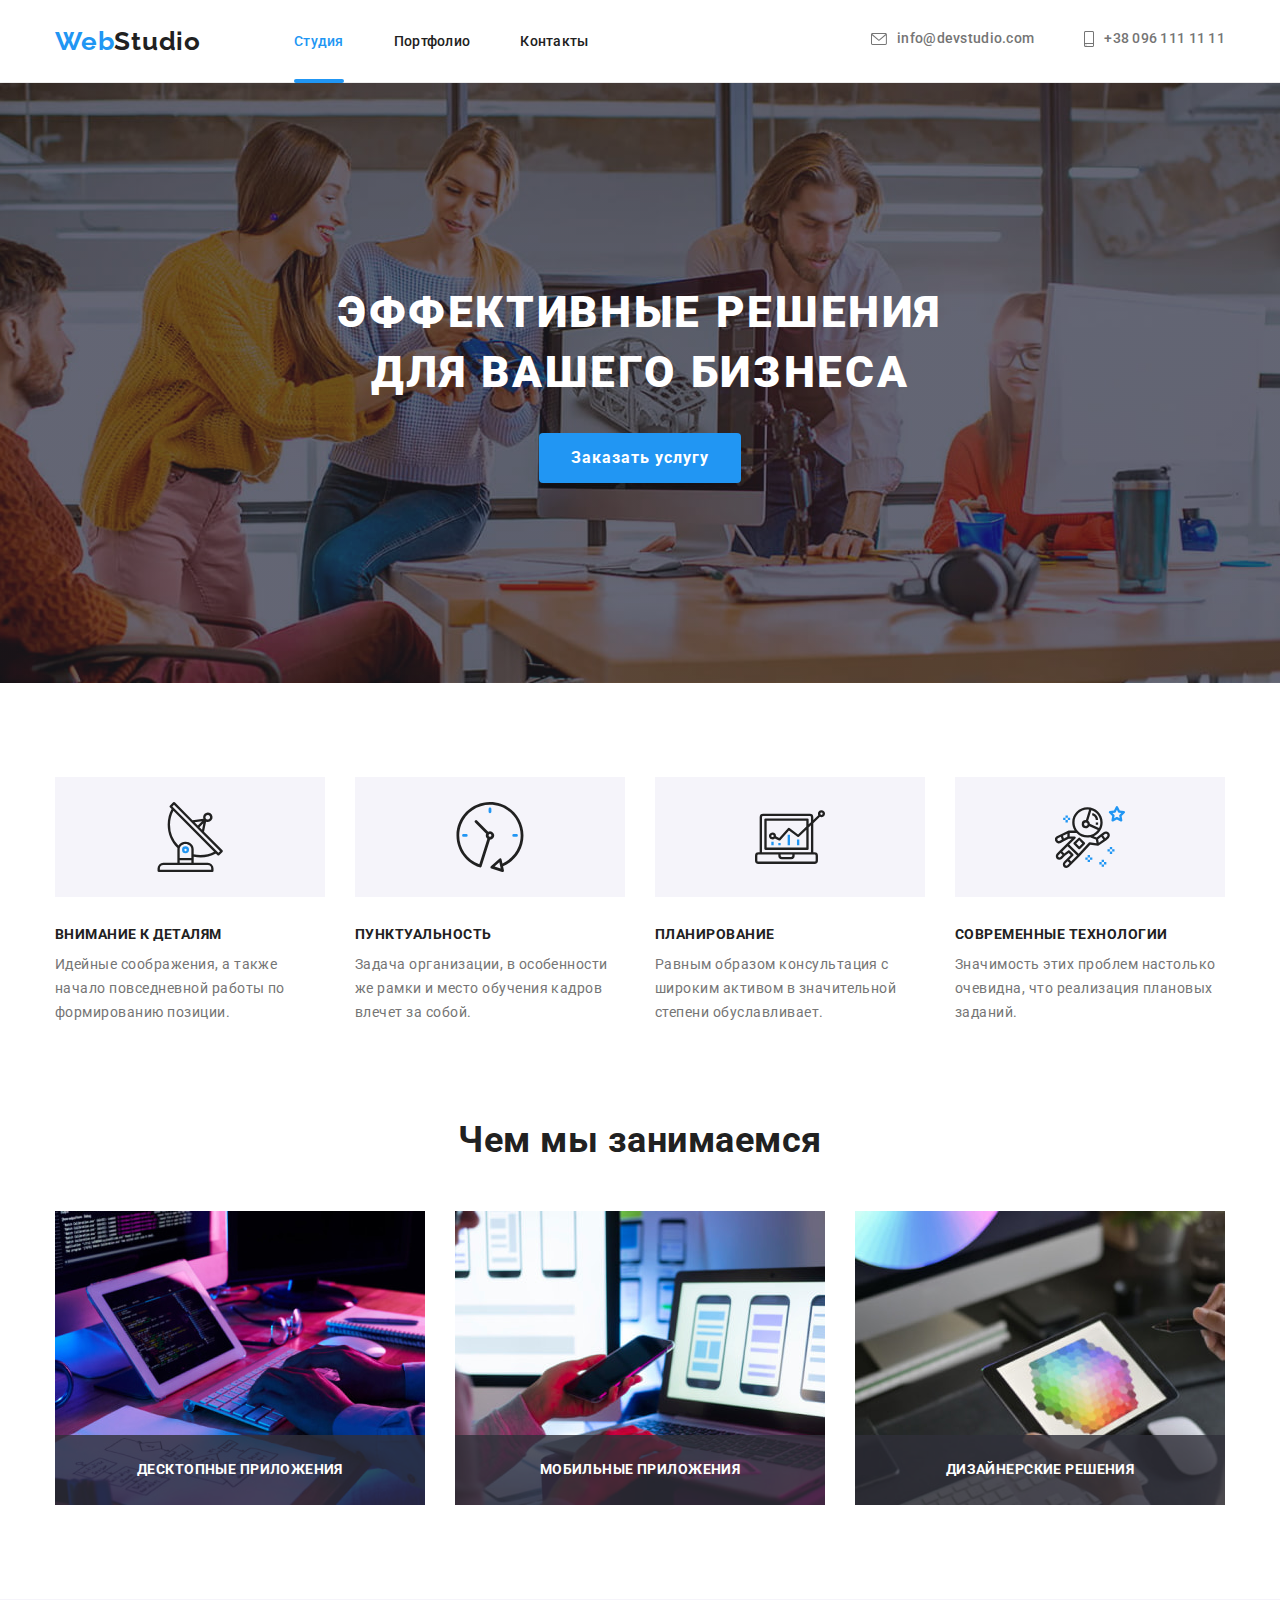
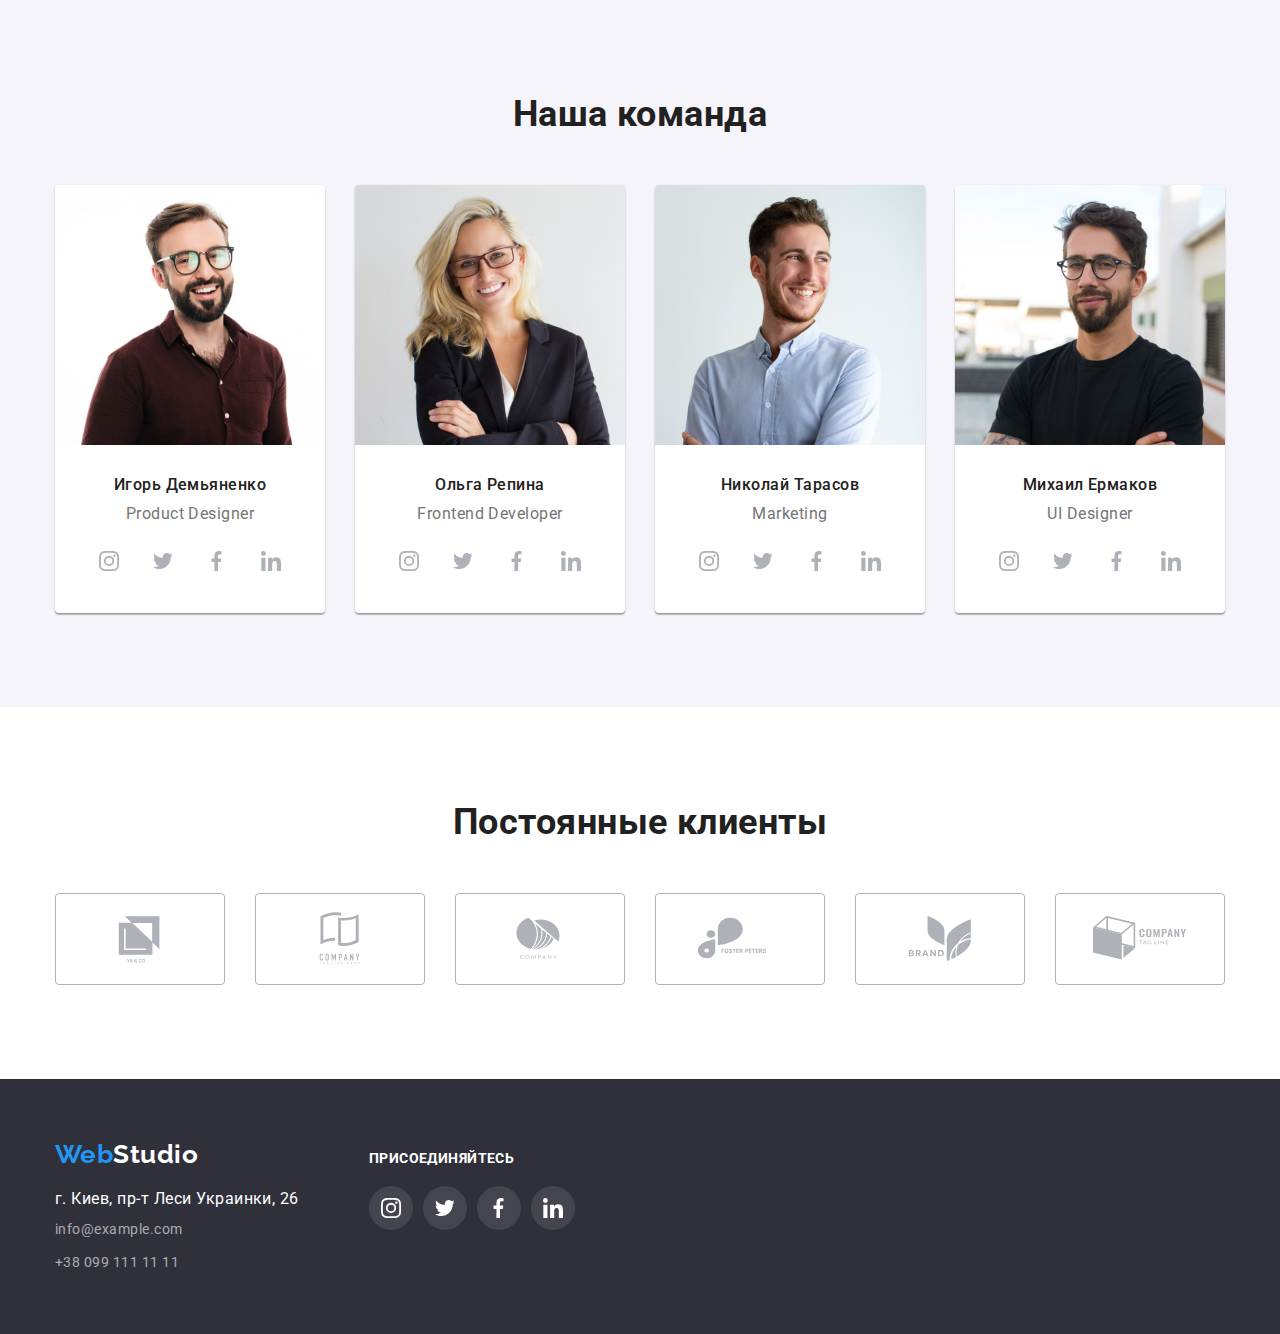
<file: index.html>
<!DOCTYPE html>
<html lang="ru">
  <head>
    <meta charset="UTF-8" />
    <meta http-equiv="X-UA-Compatible" content="IE=edge" />
    <meta name="viewport" content="width=device-width, initial-scale=1.0" />
    <title>Studio</title>
    <link rel="preconnect" href="https://fonts.googleapis.com" />
    <link rel="preconnect" href="https://fonts.gstatic.com" crossorigin />
    <link
      href="https://fonts.googleapis.com/css2?family=Raleway:wght@700&family=Roboto:wght@400;500;700;900&display=swap"
      rel="stylesheet"
    />
    <link
      rel="stylesheet"
      href="https://cdnjs.cloudflare.com/ajax/libs/modern-normalize/1.1.0/modern-normalize.min.css"
    />
    <link rel="stylesheet" href="./css/style.css" />
  </head>
  <body>
    <header class="header">
      <div class="container container-header">
        <nav class="site-nav-list">
          <a href="./" class="logo"><span>Web</span>Studio</a>
          <ul class="nav">
            <li class="item nav-item"><a href="./" class="nav-link current">Студия</a></li>
            <li class="item nav-item"><a href="./portfolio.html" class="nav-link">Портфолио</a></li>
            <li class="item nav-item"><a href="./" class="nav-link">Контакты</a></li>
          </ul>
        </nav>
        <ul class="auth-nav">
          <li class="item auth-nav-item">
            <a href="mailto:info@devstudio.com" class="auth-nav-link">
              <svg class="icon-envelope">
                <use href="./images/icons.svg#icon-envelope"></use>
              </svg>
              info@devstudio.com
            </a>
          </li>
          <li class="item auth-nav-item">
            <a href="tel:+380961111111" class="auth-nav-link">
              <svg class="icon-smartphone">
                <use href="./images/icons.svg#icon-smartphone"></use>
              </svg>
              +38 096 111 11 11</a
            >
          </li>
        </ul>
      </div>
    </header>
    <main>
      <!-- Hero section -->
      <section class="hero">
        <div class="container">
          <h1 class="hero-title">
            Эффективные решения <br />
            для вашего бизнеса
          </h1>
          <button type="button" class="hero-btn" data-modal-open>Заказать услугу</button>
        </div>
      </section>

      <!-- Particular section -->
      <section class="section particular">
        <div class="container particular-container">
          <h2 class="section-title visually-hidden">Особенности</h2>
          <ul class="particular-list">
            <li class="item particular-item">
              <div class="icon-block">
                <svg class="icon-particular">
                  <use href="./images/icons.svg#icon-antenna"></use>
                </svg>
              </div>
              <h3 class="particular-title">Внимание к деталям</h3>
              <p class="particular-text">
                Идейные соображения, а также начало повседневной работы по формированию позиции.
              </p>
            </li>
            <li class="item particular-item">
              <div class="icon-block">
                <svg class="icon-particular">
                  <use href="./images/icons.svg#icon-clock"></use>
                </svg>
              </div>
              <h3 class="particular-title">Пунктуальность</h3>
              <p class="particular-text">
                Задача организации, в особенности же рамки и место обучения кадров влечет за собой.
              </p>
            </li>
            <li class="item particular-item">
              <div class="icon-block">
                <svg class="icon-particular">
                  <use href="./images/icons.svg#icon-diagram"></use>
                </svg>
              </div>
              <h3 class="particular-title">Планирование</h3>
              <p class="particular-text">
                Равным образом консультация с широким активом в значительной степени обуславливает.
              </p>
            </li>
            <li class="item particular-item">
              <div class="icon-block">
                <svg class="icon-particular">
                  <use href="./images/icons.svg#icon-astronaut"></use>
                </svg>
              </div>
              <h3 class="particular-title">Современные технологии</h3>
              <p class="particular-text">
                Значимость этих проблем настолько очевидна, что реализация плановых заданий.
              </p>
            </li>
          </ul>
        </div>
      </section>

      <!-- Works-section -->
      <section class="section work">
        <div class="container work-container">
          <h2 class="section-title">Чем мы занимаемся</h2>
          <ul class="works-list">
            <li class="item work-item">
              <img
                src="./images/box1.jpg"
                alt="Планшет с набранным кодом"
                width="370"
                class="works-img"
              />
              <h3 class="work-item-title">Десктопные приложения</h3>
            </li>
            <li class="item work-item">
              <img
                src="./images/box2.jpg"
                alt="Ноутбук с дизайном приложения"
                width="370"
                class="works-img"
              />
              <h3 class="work-item-title">Мобильные приложения</h3>
            </li>
            <li class="item work-item">
              <img
                src="./images/box3.jpg"
                alt="Планшет с палитрой цветов"
                width="370"
                class="works-img"
              />
              <h3 class="work-item-title">Дизайнерские решения</h3>
            </li>
          </ul>
        </div>
      </section>

      <!-- Command section -->
      <section class="section command">
        <div class="container">
          <h2 class="section-title">Наша команда</h2>
          <ul class="command-list">
            <li class="item command-card">
              <img src="./images/team-card-1.jpg" alt="Портрет" width="270" class="command-jpg" />
              <div class="command-card-title">
                <h3 class="command-title">Игорь Демьяненко</h3>
                <p class="command-text">Product Designer</p>
                <ul class="social-item">
                  <li class="item social-link-item">
                    <a href="#" class="social-link">
                      <svg class="icon-social">
                        <use href="./images/icons.svg#icon-instagram"></use>
                      </svg>
                    </a>
                  </li>
                  <li class="item social-link-item">
                    <a href="#" class="social-link">
                      <svg class="icon-social">
                        <use href="./images/icons.svg#icon-twitter"></use>
                      </svg>
                    </a>
                  </li>
                  <li class="item social-link-item">
                    <a href="#" class="social-link">
                      <svg class="icon-social">
                        <use href="./images/icons.svg#icon-facebook"></use>
                      </svg>
                    </a>
                  </li>
                  <li class="item social-link-item">
                    <a href="#" class="social-link">
                      <svg class="icon-social">
                        <use href="./images/icons.svg#icon-linkedin"></use>
                      </svg>
                    </a>
                  </li>
                </ul>
              </div>
            </li>

            <li class="item command-card">
              <img src="./images/team-card-2.jpg" alt="Портрет" width="270" class="command-jpg" />
              <div class="command-card-title">
                <h3 class="command-title">Ольга Репина</h3>
                <p class="command-text">Frontend Developer</p>
                <ul class="social-item">
                  <li class="item social-link-item">
                    <a href="#" class="social-link">
                      <svg class="icon-social">
                        <use href="./images/icons.svg#icon-instagram"></use>
                      </svg>
                    </a>
                  </li>
                  <li class="item social-link-item">
                    <a href="" class="social-link">
                      <svg class="icon-social">
                        <use href="./images/icons.svg#icon-twitter"></use>
                      </svg>
                    </a>
                  </li>
                  <li class="item social-link-item">
                    <a href="" class="social-link">
                      <svg class="icon-social">
                        <use href="./images/icons.svg#icon-facebook"></use>
                      </svg>
                    </a>
                  </li>
                  <li class="item social-link-item">
                    <a href="" class="social-link">
                      <svg class="icon-social">
                        <use href="./images/icons.svg#icon-linkedin"></use>
                      </svg>
                    </a>
                  </li>
                </ul>
              </div>
            </li>
            <li class="item command-card">
              <img src="./images/team-card-3.jpg" alt="Портрет" width="270" class="command-jpg" />
              <div class="command-card-title">
                <h3 class="command-title">Николай Тарасов</h3>
                <p class="command-text">Marketing</p>
                <ul class="social-item">
                  <li class="item social-link-item">
                    <a href="#" class="social-link">
                      <svg class="icon-social">
                        <use href="./images/icons.svg#icon-instagram"></use>
                      </svg>
                    </a>
                  </li>
                  <li class="item social-link-item">
                    <a href="" class="social-link">
                      <svg class="icon-social">
                        <use href="./images/icons.svg#icon-twitter"></use>
                      </svg>
                    </a>
                  </li>
                  <li class="item social-link-item">
                    <a href="" class="social-link">
                      <svg class="icon-social">
                        <use href="./images/icons.svg#icon-facebook"></use>
                      </svg>
                    </a>
                  </li>
                  <li class="item social-link-item">
                    <a href="" class="social-link">
                      <svg class="icon-social">
                        <use href="./images/icons.svg#icon-linkedin"></use>
                      </svg>
                    </a>
                  </li>
                </ul>
              </div>
            </li>
            <li class="item command-card">
              <img src="./images/team-card-4.jpg" alt="Портрет" width="270" class="command-jpg" />
              <div class="command-card-title">
                <h3 class="command-title">Михаил Ермаков</h3>
                <p class="command-text">UI Designer</p>
                <ul class="social-item">
                  <li class="item social-link-item">
                    <a href="#" class="social-link">
                      <svg class="icon-social">
                        <use href="./images/icons.svg#icon-instagram"></use>
                      </svg>
                    </a>
                  </li>
                  <li class="item social-link-item">
                    <a href="" class="social-link">
                      <svg class="icon-social">
                        <use href="./images/icons.svg#icon-twitter"></use>
                      </svg>
                    </a>
                  </li>
                  <li class="item social-link-item">
                    <a href="" class="social-link">
                      <svg class="icon-social">
                        <use href="./images/icons.svg#icon-facebook"></use>
                      </svg>
                    </a>
                  </li>
                  <li class="item social-link-item">
                    <a href="" class="social-link">
                      <svg class="icon-social">
                        <use href="./images/icons.svg#icon-linkedin"></use>
                      </svg>
                    </a>
                  </li>
                </ul>
              </div>
            </li>
          </ul>
        </div>
      </section>

      <!-- Client section -->
      <section class="section client">
        <div class="container">
          <h2 class="section-title">Постоянные клиенты</h2>
          <ul class="client-list">
            <li class="item client-item">
              <a href="#" class="client-link">
                <svg class="icon-client">
                  <use href="./images/icons.svg#icon-client1"></use>
                </svg>
              </a>
            </li>
            <li class="item client-item">
              <a href="#" class="client-link">
                <svg class="icon-client">
                  <use href="./images/icons.svg#icon-client2"></use>
                </svg>
              </a>
            </li>
            <li class="item client-item">
              <a href="#" class="client-link">
                <svg class="icon-client">
                  <use href="./images/icons.svg#icon-client3"></use>
                </svg>
              </a>
            </li>
            <li class="item client-item">
              <a href="#" class="client-link">
                <svg class="icon-client">
                  <use href="./images/icons.svg#icon-client4"></use>
                </svg>
              </a>
            </li>
            <li class="item client-item">
              <a href="#" class="client-link">
                <svg class="icon-client">
                  <use href="./images/icons.svg#icon-client5"></use>
                </svg>
              </a>
            </li>
            <li class="item client-item">
              <a href="#" class="client-link">
                <svg class="icon-client">
                  <use href="./images/icons.svg#icon-client6"></use>
                </svg>
              </a>
            </li>
          </ul>
        </div>
      </section>
    </main>
    <footer class="footer">
      <div class="container footer-container">
        <div class="contacts">
          <a href="./" class="logo-footer"><span>Web</span>Studio</a>
          <address>
            <ul class="address-list">
              <li class="item adress-list-item">
                <a href="https://goo.gl/maps/uek1uiBaMwYKSRGh7" class="link address"
                  >г. Киев, пр-т Леси Украинки, 26</a
                >
              </li>
              <li class="item adress-list-item">
                <a href="mailto:info@example.com" class="link mail">info@example.com</a>
              </li>
              <li class="item adress-list-item">
                <a href="tel:+380991111111" class="link tel">+38 099 111 11 11</a>
              </li>
            </ul>
          </address>
        </div>

        <div class="subscribe">
          <h3 class="subscribe-title">присоединяйтесь</h3>
          <ul class="subscribe-list">
            <li class="item subscribe-item">
              <a href="#" class="footer-icon-social">
                <svg class="icon-social">
                  <use href="./images/icons.svg#icon-instagram"></use>
                </svg>
              </a>
            </li>
            <li class="item subscribe-item">
              <a href="#" class="footer-icon-social">
                <svg class="icon-social">
                  <use href="./images/icons.svg#icon-twitter"></use>
                </svg>
              </a>
            </li>
            <li class="item subscribe-item">
              <a href="#" class="footer-icon-social">
                <svg class="icon-social">
                  <use href="./images/icons.svg#icon-facebook"></use>
                </svg>
              </a>
            </li>
            <li class="item subscribe-item">
              <a href="#" class="footer-icon-social">
                <svg class="icon-social">
                  <use href="./images/icons.svg#icon-linkedin"></use>
                </svg>
              </a>
            </li>
          </ul>
        </div>
      </div>
    </footer>

    <div class="backdrop is-hidden" data-modal>
      <div class="modal">
        <button class="button-close" data-modal-close>
          <svg class="icon-close">
            <use href="./images/icons.svg#icon-close"></use>
          </svg>
        </button>
      </div>
    </div>

    <script src="./js/modal.js"></script>
  </body>
</html>
</file>
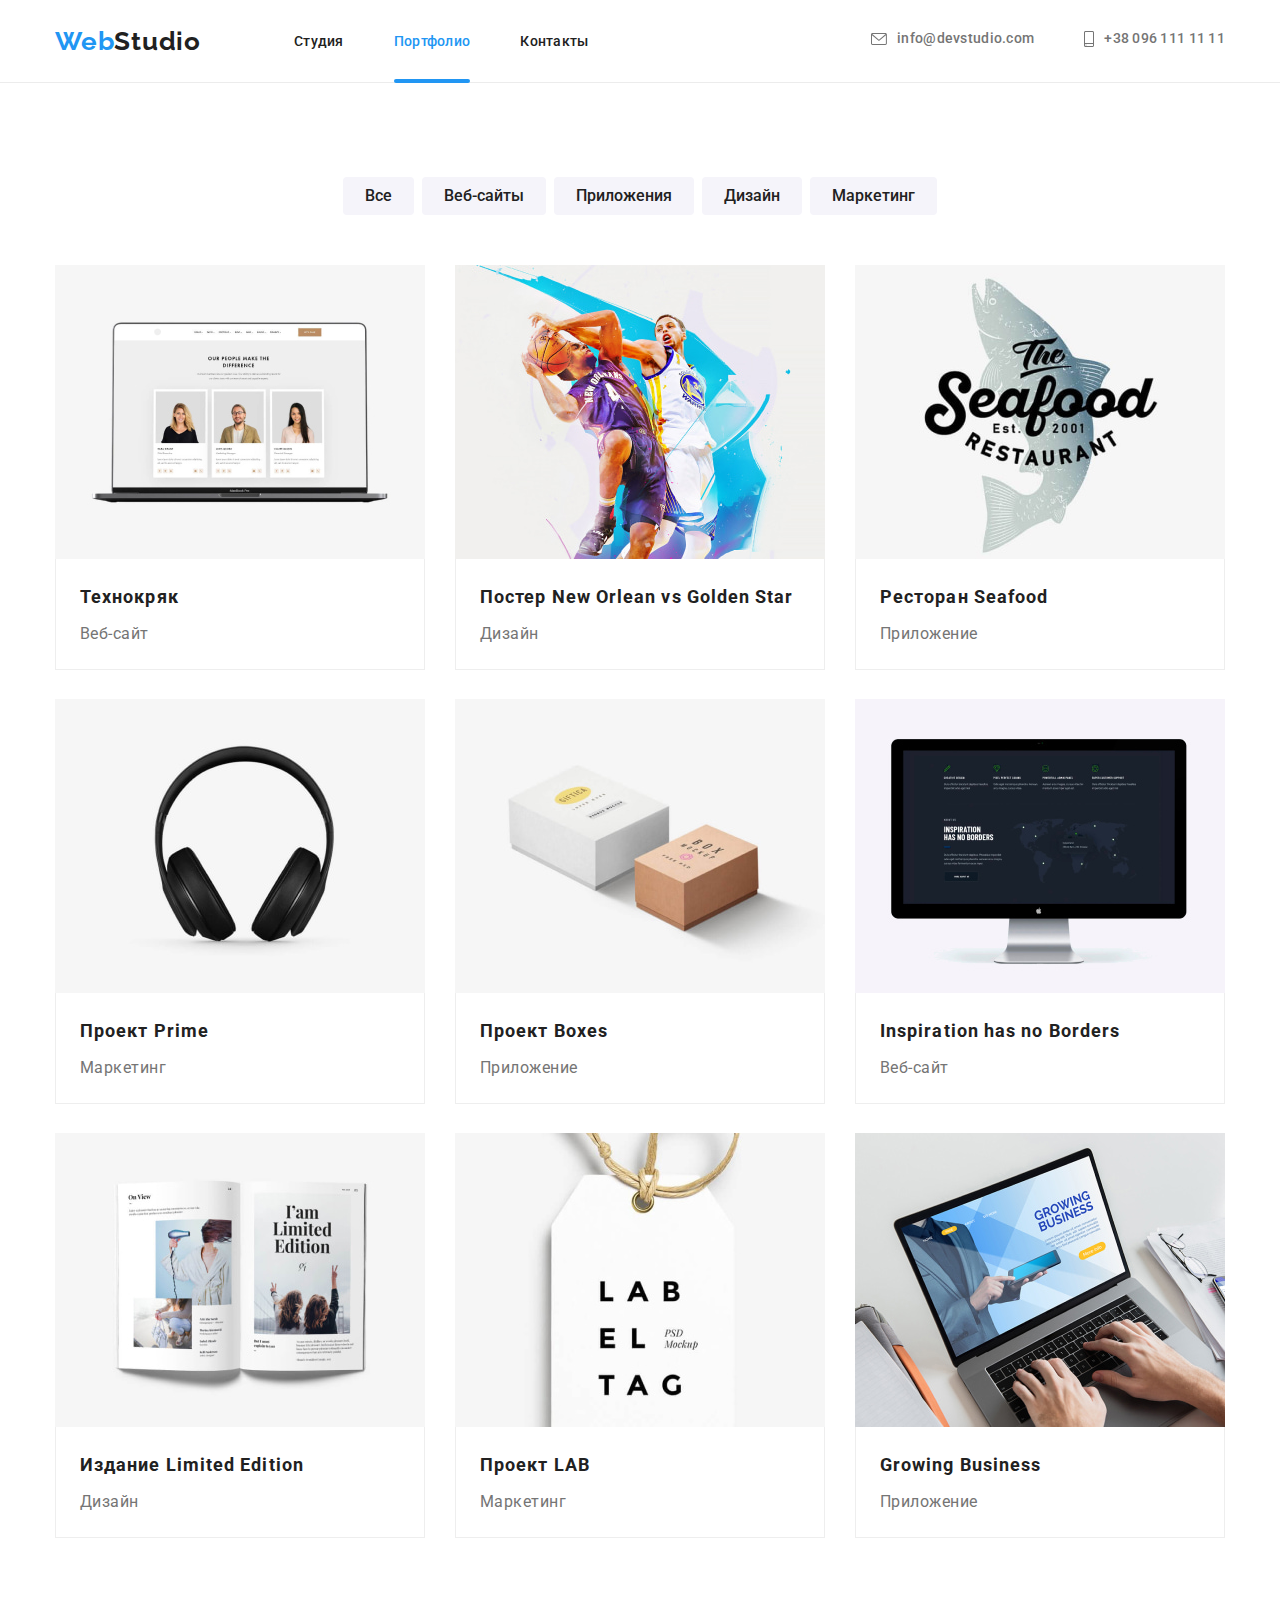
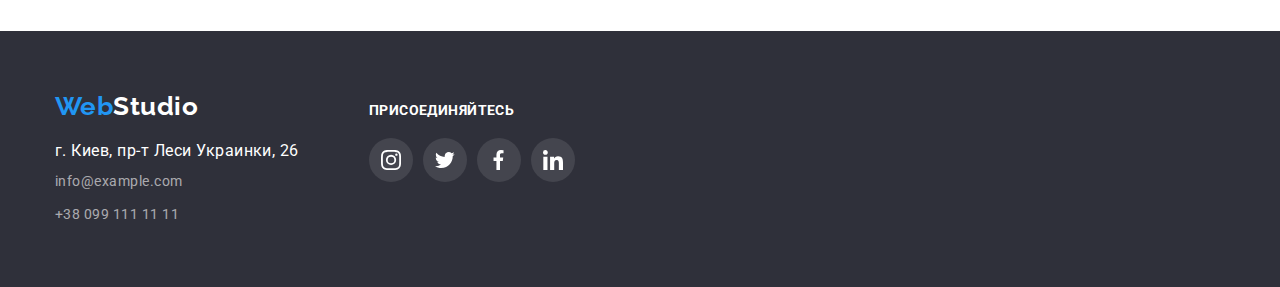
<file: portfolio.html>
<!DOCTYPE html>
<html lang="en">
  <head>
    <meta charset="UTF-8" />
    <meta http-equiv="X-UA-Compatible" content="IE=edge" />
    <meta name="viewport" content="width=device-width, initial-scale=1.0" />
    <title>Portfolio</title>
    <link rel="preconnect" href="https://fonts.googleapis.com" />
    <link rel="preconnect" href="https://fonts.gstatic.com" crossorigin />
    <link
      href="https://fonts.googleapis.com/css2?family=Raleway:wght@700&family=Roboto:wght@400;500;700;900&display=swap"
      rel="stylesheet"
    />
    <link
      rel="stylesheet"
      href="https://cdnjs.cloudflare.com/ajax/libs/modern-normalize/1.1.0/modern-normalize.min.css"
    />
    <link rel="stylesheet" href="./css/style.css" />
  </head>
  <body>
    <header class="header">
      <div class="container container-header">
        <nav class="site-nav-list">
          <a href="./" class="logo"><span>Web</span>Studio</a>
          <ul class="nav">
            <li class="item nav-item"><a href="./" class="nav-link">Студия</a></li>
            <li class="item nav-item">
              <a href="./portfolio.html" class="nav-link current">Портфолио</a>
            </li>
            <li class="item nav-item"><a href="./" class="nav-link">Контакты</a></li>
          </ul>
        </nav>
        <ul class="auth-nav">
          <li class="item auth-nav-item">
            <a href="mailto:info@devstudio.com" class="auth-nav-link">
              <svg class="icon-envelope">
                <use href="./images/icons.svg#icon-envelope"></use>
              </svg>
              info@devstudio.com
            </a>
          </li>
          <li class="item auth-nav-item">
            <a href="tel:+380961111111" class="auth-nav-link">
              <svg class="icon-smartphone">
                <use href="./images/icons.svg#icon-smartphone"></use>
              </svg>
              +38 096 111 11 11</a
            >
          </li>
        </ul>
      </div>
    </header>
    <main>
      <section class="section portfolio">
        <div class="container">
          <h1 class="portfolio-title visually-hidden">Portfolio</h1>
          <ul class="filtr">
            <li class="item filtr-item"><button type="button" class="filtr-btn">Все</button></li>
            <li class="item filtr-item">
              <button type="button" class="filtr-btn">Веб-сайты</button>
            </li>
            <li class="item filtr-item">
              <button type="button" class="filtr-btn">Приложения</button>
            </li>
            <li class="item filtr-item">
              <button type="button" class="filtr-btn">Дизайн</button>
            </li>
            <li class="item filtr-item">
              <button type="button" class="filtr-btn">Маркетинг</button>
            </li>
          </ul>
          <ul class="projects">
            <li class="item projects-card">
              <a href="" class="link projects-card-link">
                <article>
                  <div class="card-thumb">
                    <img
                      src="./images/project-1.jpg"
                      alt="Скриншот сайта"
                      width="370"
                      class="project-img"
                    />
                    <div class="card-overley">
                      <p class="card-overlay-text">
                        Технокряк это современная площадка распространения коронавируса. Компании
                        используют эту платформу для цифрового шпионажа и атак на защищённые сервера
                        конкурентов.
                      </p>
                    </div>
                  </div>
                  <div class="card-title">
                    <h2 class="projects-title">Технокряк</h2>
                    <p class="projects-text">Веб-сайт</p>
                  </div>
                </article></a
              >
            </li>
            <li class="item projects-card">
              <a href="" class="link projects-card-link">
                <article>
                  <div class="card-thumb">
                    <img
                      src="./images/project-2.jpg"
                      alt="Постер баскетболисты"
                      width="370"
                      class="project-img"
                    />
                    <div class="card-overley">
                      <p class="card-overlay-text">
                        Технокряк это современная площадка распространения коронавируса. Компании
                        используют эту платформу для цифрового шпионажа и атак на защищённые сервера
                        конкурентов.
                      </p>
                    </div>
                  </div>
                  <div class="card-title">
                    <h2 class="projects-title">Постер New Orlean vs Golden Star</h2>
                    <p class="projects-text">Дизайн</p>
                  </div>
                </article></a
              >
            </li>
            <li class="item projects-card">
              <a href="" class="link projects-card-link">
                <article>
                  <div class="card-thumb">
                    <img
                      src="./images/project-3.jpg"
                      alt="Логотип ресторана"
                      width="370"
                      class="project-img"
                    />
                    <div class="card-overley">
                      <p class="card-overlay-text">
                        Технокряк это современная площадка распространения коронавируса. Компании
                        используют эту платформу для цифрового шпионажа и атак на защищённые сервера
                        конкурентов.
                      </p>
                    </div>
                  </div>
                  <div class="card-title">
                    <h2 class="projects-title">Ресторан Seafood</h2>
                    <p class="projects-text">Приложение</p>
                  </div>
                </article></a
              >
            </li>
            <li class="item projects-card">
              <a href="" class="link projects-card-link">
                <article>
                  <div class="card-thumb">
                    <img
                      src="./images/project-4.jpg"
                      alt="Наушники"
                      width="370"
                      class="project-img"
                    />
                    <div class="card-overley">
                      <p class="card-overlay-text">
                        Технокряк это современная площадка распространения коронавируса. Компании
                        используют эту платформу для цифрового шпионажа и атак на защищённые сервера
                        конкурентов.
                      </p>
                    </div>
                  </div>
                  <div class="card-title">
                    <h2 class="projects-title">Проект Prime</h2>
                    <p class="projects-text">Маркетинг</p>
                  </div>
                </article></a
              >
            </li>
            <li class="item projects-card">
              <a href="" class="link projects-card-link">
                <article>
                  <div class="card-thumb">
                    <img
                      src="./images/project-5.jpg"
                      alt="Коробки"
                      width="370"
                      class="project-img"
                    />
                    <div class="card-overley">
                      <p class="card-overlay-text">
                        Технокряк это современная площадка распространения коронавируса. Компании
                        используют эту платформу для цифрового шпионажа и атак на защищённые сервера
                        конкурентов.
                      </p>
                    </div>
                  </div>
                  <div class="card-title">
                    <h2 class="projects-title">Проект Boxes</h2>
                    <p class="projects-text">Приложение</p>
                  </div>
                </article></a
              >
            </li>
            <li class="item projects-card">
              <a href="" class="link projects-card-link">
                <article>
                  <div class="card-thumb">
                    <img
                      src="./images/project-6.jpg"
                      alt="Скриншот сайта"
                      width="370"
                      class="project-img"
                    />
                    <div class="card-overley">
                      <p class="card-overlay-text">
                        Технокряк это современная площадка распространения коронавируса. Компании
                        используют эту платформу для цифрового шпионажа и атак на защищённые сервера
                        конкурентов.
                      </p>
                    </div>
                  </div>
                  <div class="card-title">
                    <h2 class="projects-title">Inspiration has no Borders</h2>
                    <p class="projects-text">Веб-сайт</p>
                  </div>
                </article></a
              >
            </li>
            <li class="item projects-card">
              <a href="" class="link projects-card-link">
                <article>
                  <div class="card-thumb">
                    <img
                      src="./images/project-7.jpg"
                      alt="Брошюра"
                      width="370"
                      class="project-img"
                    />
                    <div class="card-overley">
                      <p class="card-overlay-text">
                        Технокряк это современная площадка распространения коронавируса. Компании
                        используют эту платформу для цифрового шпионажа и атак на защищённые сервера
                        конкурентов.
                      </p>
                    </div>
                  </div>
                  <div class="card-title">
                    <h2 class="projects-title">Издание Limited Edition</h2>
                    <p class="projects-text">Дизайн</p>
                  </div>
                </article></a
              >
            </li>
            <li class="item projects-card">
              <a href="" class="link projects-card-link">
                <article>
                  <div class="card-thumb">
                    <img src="./images/project-8.jpg" alt="Бирка" width="370" class="project-img" />
                    <div class="card-overley">
                      <p class="card-overlay-text">
                        Технокряк это современная площадка распространения коронавируса. Компании
                        используют эту платформу для цифрового шпионажа и атак на защищённые сервера
                        конкурентов.
                      </p>
                    </div>
                  </div>
                  <div class="card-title">
                    <h2 class="projects-title">Проект LAB</h2>
                    <p class="projects-text">Маркетинг</p>
                  </div>
                </article></a
              >
            </li>
            <li class="item projects-card">
              <a href="" class="link projects-card-link">
                <article>
                  <div class="card-thumb">
                    <img
                      src="./images/project-9.jpg"
                      alt="Ноутбук"
                      width="370"
                      class="project-img"
                    />
                    <div class="card-overley">
                      <p class="card-overlay-text">
                        Технокряк это современная площадка распространения коронавируса. Компании
                        используют эту платформу для цифрового шпионажа и атак на защищённые сервера
                        конкурентов.
                      </p>
                    </div>
                  </div>
                  <div class="card-title">
                    <h2 class="projects-title">Growing Business</h2>
                    <p class="projects-text">Приложение</p>
                  </div>
                </article></a
              >
            </li>
          </ul>
        </div>
      </section>
    </main>
    <footer class="footer">
      <div class="container footer-container">
        <div class="contacts">
          <a href="./" class="logo-footer"><span>Web</span>Studio</a>
          <address>
            <ul class="address-list">
              <li class="item adress-list-item">
                <a href="https://goo.gl/maps/uek1uiBaMwYKSRGh7" class="link address"
                  >г. Киев, пр-т Леси Украинки, 26</a
                >
              </li>
              <li class="item adress-list-item">
                <a href="mailto:info@example.com" class="link mail">info@example.com</a>
              </li>
              <li class="item adress-list-item">
                <a href="tel:+380991111111" class="link tel">+38 099 111 11 11</a>
              </li>
            </ul>
          </address>
        </div>

        <div class="subscribe">
          <h3 class="subscribe-title">присоединяйтесь</h3>
          <ul class="subscribe-list">
            <li class="item subscribe-item">
              <a href="#" class="footer-icon-social">
                <svg class="icon-social">
                  <use href="./images/icons.svg#icon-instagram"></use>
                </svg>
              </a>
            </li>
            <li class="item subscribe-item">
              <a href="#" class="footer-icon-social">
                <svg class="icon-social">
                  <use href="./images/icons.svg#icon-twitter"></use>
                </svg>
              </a>
            </li>
            <li class="item subscribe-item">
              <a href="#" class="footer-icon-social">
                <svg class="icon-social">
                  <use href="./images/icons.svg#icon-facebook"></use>
                </svg>
              </a>
            </li>
            <li class="item subscribe-item">
              <a href="#" class="footer-icon-social">
                <svg class="icon-social">
                  <use href="./images/icons.svg#icon-linkedin"></use>
                </svg>
              </a>
            </li>
          </ul>
        </div>
      </div>
    </footer>
  </body>
</html>
</file>
<file: css/style.css>
/* Палитра цветов 
    основной цвет фона  #FFFFFF
    доп цвет фона #F5F4FA;

    основной цвет текста #212121
    доп цвет текста #757575
    белый текст #FFFFFF

    акцентный цвет #2196F3

    цвет футер #2F303A;
*/

/* Fonts
logo : Raleway Weight  700 
header: Roboto Weight 500
hero: Roboto Weight 900
hero-btn^ Roboto Weight 700
h2,  Roboto Weight 700
text Roboto Weight 400
h3 Roboto Weight 500
footer adress Roboto Weight 400
portfolio-btn Roboto Weight 500

*/

:root {
  --text-color: #212121;
  --text-color-add: #757575;
  --accent-color: #2196f3;
  --primary-white-color: #ffffff;
  --secondary-background-color: #f5f4fa;
  --background-color-add: #2f303a;
  --project-card-gap: 30px;
  --social-link-color: #afb1b8;
}

body {
  background-color: var(--primary-white-color);
  font-family: 'Roboto', sans-serif;
  letter-spacing: 0.03em;
}

.item {
  list-style: none;
  padding: 0;
  margin: 0;
}
.link {
  text-decoration: none;
  font-style: normal;
}

h1,
h2,
h3,
h4,
h5,
h6,
p,
ul {
  margin-top: 0;
  margin-bottom: 0;
  padding-left: 0;
  padding-right: 0;
}

img {
  display: block;
  max-width: 100%;
  height: auto;
}

.container {
  width: 1200px;
  padding-left: 15px;
  padding-right: 15px;
  margin-left: auto;
  margin-right: auto;
}

.visually-hidden {
  position: absolute;
  clip: rect(0 0 0 0);
  width: 1px;
  height: 1px;
  margin: -1px;
}

/* Header */

.header {
  border-bottom: 1px solid #ececec;
}
.container-header {
  display: flex;
  align-items: center;
}

.logo {
  font-family: 'Raleway', sans-serif;
  letter-spacing: 0.03em;
  font-weight: 700;
  font-size: 26px;
  line-height: 1.19;
  text-decoration: none;
  color: var(--text-color);
  margin-right: 93px;
}

.logo span {
  color: var(--accent-color);
}
.site-nav-list {
  display: flex;
  align-items: center;
}
.nav {
  display: flex;
  padding-top: 32px;
  padding-bottom: 32px;
}

.nav-item:not(:last-child) {
  margin-right: 50px;
}

.nav-link,
.auth-nav-link {
  font-weight: 500;
  font-size: 14px;
  line-height: 1.14;
  letter-spacing: 0.02em;
  text-decoration: none;
  color: var(--text-color);
  transition: color 250ms cubic-bezier(0.4, 0, 0.2, 1);
}
.nav-link:hover,
.nav-link:focus {
  color: var(--accent-color);
}
.nav .nav-link.current {
  position: relative;
  color: var(--accent-color);
  padding-bottom: 32px;
}

.current::before {
  display: inline-block;
  content: '';
  background-color: var(--accent-color);
  height: 4px;
  width: 100%;
  border-radius: 2px;
  position: absolute;
  bottom: 0;
  left: 0;
  margin-bottom: -2px;
}

.auth-nav {
  display: flex;
  margin-left: auto;
}

.icon-envelope {
  margin-right: 10px;
  width: 16px;
  height: 12px;
  fill: currentColor;
}

.icon-smartphone {
  margin-right: 10px;
  width: 10px;
  height: 16px;
  fill: currentColor;
}

.auth-nav-item:not(:first-child) {
  margin-left: 50px;
}

.auth-nav-link {
  color: var(--text-color-add);
  display: inline-flex;
  align-items: center;
  transition: color 250ms cubic-bezier(0.4, 0, 0.2, 1);
}

.auth-nav-link:hover,
.auth-nav-link:focus {
  color: var(--accent-color);
}
/* body */
/* Hero section */
.hero {
  max-width: 1600px;
  margin-left: auto;
  margin-right: auto;
  background-image: linear-gradient(rgba(47, 48, 58, 0.4), rgba(47, 48, 58, 0.4)),
    url('../images/background-hero.jpg');
  background-color: var(--background-color-add);
  background-size: cover;
  background-repeat: no-repeat;
  background-position: center;
  text-align: center;
  padding-top: 200px;
  padding-bottom: 200px;
}
.hero-title {
  margin-bottom: 30px;
  font-weight: 900;
  font-size: 44px;
  line-height: 1.36;
  letter-spacing: 0.06em;
  text-transform: uppercase;
  color: var(--primary-white-color);
}

.hero-btn {
  font-family: inherit;
  font-weight: 700;
  font-size: 16px;
  line-height: 1.88;
  letter-spacing: 0.06em;
  display: inline-block;
  color: var(--primary-white-color);
  background-color: var(--accent-color);
  border: none;
  min-width: 200px;
  border-radius: 4px;
  box-shadow: 0px 4px 4px rgba(0, 0, 0, 0.15);
  cursor: pointer;
  padding: 10px 32px;
  transition: background-color 250ms cubic-bezier(0.4, 0, 0.2, 1);
}

.hero-btn:hover,
.hero-btn:focus {
  background-color: #188ce8;
}
/* Particular section */
.section {
  padding-top: 94px;
  padding-bottom: 94px;
}

.particular {
  padding-bottom: 0;
}
.icon-block {
  width: 270px;
  height: 120px;
  margin-bottom: 30px;
  display: flex;
  justify-content: center;
  align-items: center;
  background-color: var(--secondary-background-color);
}
.icon-particular {
  width: 70px;
  height: 70px;
}
.particular-list {
  display: flex;
}
.particular-item {
  margin-right: 30px;
}

.particular-item:last-child {
  margin-right: 0;
}

.section-title {
  font-weight: 700;
  font-size: 36px;
  line-height: 1.17;
  text-align: center;
  color: var(--text-color);
  margin-bottom: 50px;
}

.particular-title {
  font-weight: 700;
  font-size: 14px;
  line-height: 1.14;
  text-transform: uppercase;
  color: var(--text-color);
  margin-bottom: 10px;
}

.particular-text {
  font-size: 14px;
  line-height: 1.71;
  color: var(--text-color-add);
}

/* Works-section */
.works-list {
  display: flex;
  justify-content: center;
}
.work-item {
  position: relative;
}

.work-item:not(:last-child) {
  margin-right: 30px;
}

.work-item-title {
  display: flex;
  font-weight: 700;
  font-size: 14px;
  line-height: 1.14;
  letter-spacing: 0.03em;
  text-transform: uppercase;
  color: var(--primary-white-color);
  background-color: rgba(47, 48, 58, 0.8);
  width: 100%;
  position: absolute;
  bottom: 0;
  left: 0;
  height: 70px;
  align-items: center;
  justify-content: center;
}

/* Command section */
.command {
  background-color: var(--secondary-background-color);
}

.command-list {
  display: flex;
}

.command-card {
  background-color: var(--primary-white-color);
  border-radius: 4px;
  box-shadow: 0px 1px 3px rgba(0, 0, 0, 0.12), 0px 1px 1px rgba(0, 0, 0, 0.14),
    0px 2px 1px rgba(0, 0, 0, 0.2);
  text-align: center;
  margin-right: 30px;
  overflow: hidden;
}

.command-card:last-child {
  margin-right: 0;
}

.command-card-title {
  padding: 30px 0;
}

.command-title {
  font-weight: 500;
  font-size: 16px;
  line-height: 1.19;
  color: var(--text-color);
  margin-bottom: 10px;
}

.command-text {
  margin-bottom: 16px;
  font-size: 16px;
  line-height: 1.19;
  color: var(--text-color-add);
}
.social-item {
  display: flex;
  justify-content: center;
}

.social-link {
  display: flex;
  justify-content: center;
  align-items: center;
  border-radius: 50%;
  height: 44px;
  width: 44px;
  color: var(--social-link-color);
  transition: color 250ms cubic-bezier(0.4, 0, 0.2, 1),
    background-color 250ms cubic-bezier(0.4, 0, 0.2, 1);
}

.social-link-item:not(:last-child) {
  margin-right: 10px;
}

.social-link:hover,
.social-link:focus {
  background-color: var(--accent-color);
  color: var(--primary-white-color);
}

.icon-social {
  width: 20px;
  height: 20px;
  fill: currentColor;
}

/* Client-section */
.client-list {
  display: flex;
  justify-content: center;
  margin-left: auto;
  margin-right: auto;
}

.client-item {
  width: 170px;
  height: 92px;

  margin-right: 30px;
}

.client-item:last-child {
  margin-right: 0;
}
.client-link {
  display: flex;
  justify-content: center;
  align-items: center;
  width: 100%;
  height: 100%;
  border: 1px solid var(--social-link-color);
  border-radius: 4px;
  color: var(--social-link-color);
  transition: color 250ms cubic-bezier(0.4, 0, 0.2, 1),
    border-color 250ms cubic-bezier(0.4, 0, 0.2, 1);
}

.icon-client {
  fill: currentColor;
  width: 106px;
  height: 60px;
}
.client-link:hover,
.client-link:focus {
  color: var(--accent-color);
  border-color: var(--accent-color);
}

/* Footer */

.footer {
  background-color: var(--background-color-add);
  padding-top: 60px;
  padding-bottom: 60px;
}
.footer-container {
  display: flex;
  align-items: baseline;
}
.contacts {
  margin-right: 70px;
}
.subscribe-title {
  font-weight: 700;
  font-size: 14px;
  line-height: 16px;
  letter-spacing: 0.03em;
  text-transform: uppercase;
  color: var(--primary-white-color);
}

.subscribe-list {
  display: flex;
  margin-top: 20px;
}
.logo-footer {
  display: inline-block;
  margin-bottom: 20px;
  font-family: Raleway;
  font-weight: 700;
  font-size: 26px;
  line-height: 1.19;
  text-decoration: none;
  color: var(--primary-white-color);
}

.logo-footer span {
  color: var(--accent-color);
}

.adress-list-item:not(:last-child) {
  margin-bottom: 9px;
}
.footer .address {
  color: var(--primary-white-color);
}

.footer .mail,
.footer .tel {
  font-size: 14px;
  line-height: 1.71;
  color: rgba(255, 255, 255, 0.6);
}
.subscribe-item:not(:last-child) {
  margin-right: 10px;
}

.footer-icon-social {
  height: 44px;
  width: 44px;
  display: flex;
  justify-content: center;
  align-items: center;
  border-radius: 50%;
  color: var(--primary-white-color);
  background-color: rgba(255, 255, 255, 0.1);
  transition: color 250ms cubic-bezier(0.4, 0, 0.2, 1),
    background-color 250ms cubic-bezier(0.4, 0, 0.2, 1);
}

.footer-icon-social:last-child {
  margin-right: 0;
}

.footer-icon-social:hover,
.footer-icon-social:focus {
  background-color: var(--accent-color);
}
/* Portfolio */

/* Filtr */
.filtr {
  display: flex;
  justify-content: center;
  margin-bottom: 50px;
}
.filtr-item {
  margin-right: 8px;
}

.filtr-item:last-child {
  margin-right: 0;
}

.filtr-btn {
  font-family: Roboto;
  font-weight: 500;
  font-size: 16px;
  line-height: 1.62;
  text-align: center;
  background-color: var(--secondary-background-color);
  border: none;
  border-radius: 4px;
  color: var(--text-color);
  padding: 6px 22px;

  transition: color 250ms cubic-bezier(0.4, 0, 0.2, 1),
    background-color 250ms cubic-bezier(0.4, 0, 0.2, 1),
    box-shadow 250ms cubic-bezier(0.4, 0, 0.2, 1);
}

.filtr-btn:hover,
.filtr-btn:focus {
  background-color: var(--accent-color);
  color: var(--primary-white-color);
  box-shadow: 0px 3px 1px rgba(0, 0, 0, 0.1), 0px 1px 2px rgba(0, 0, 0, 0.08),
    0px 2px 2px rgba(0, 0, 0, 0.12);
  cursor: pointer;
}

/* Projects */
.projects {
  display: flex;
  flex-wrap: wrap;
  margin-top: calc(-1 * var(--project-card-gap));
  margin-left: calc(-1 * var(--project-card-gap));
}
.projects-card {
  background-color: var(--primary-white-color);
  margin-left: var(--project-card-gap);
  margin-top: var(--project-card-gap);
}
.projects-card-link {
  display: block;
  width: 370px;
  height: 404px;
  transition: box-shadow 250ms cubic-bezier(0.4, 0, 0.2, 1);
}

.projects-card-link:hover,
.projects-card-link:focus {
  box-shadow: 0px 1px 1px rgba(0, 0, 0, 0.12), 0px 4px 4px rgba(0, 0, 0, 0.06),
    1px 4px 6px rgba(0, 0, 0, 0.16);
}

.card-thumb {
  position: relative;
  overflow: hidden;
}
.card-overley {
  background-color: rgba(33, 150, 243, 0.9);
  position: absolute;
  left: 0;
  top: 0;
  width: 100%;
  height: 100%;
  padding: 63px 24px;
  transform: translateY(100%);
  transition: transform 250ms cubic-bezier(0.4, 0, 0.2, 1);
}

.projects-card-link:hover .card-overley,
.projects-card-link:focus .card-overley {
  transform: translateY(0);
}

.card-overlay-text {
  font-weight: 400;
  font-size: 18px;
  line-height: 1.56;
  letter-spacing: 0.03em;
  color: var(--primary-white-color);
}
.card-title {
  padding: 20px 24px;
  border: 1px solid #eeeeee;
  border-top: none;
}

.projects-title {
  font-weight: 700;
  font-size: 18px;
  line-height: 2;
  letter-spacing: 0.06em;
  color: var(--text-color);
  margin-bottom: 4px;
}

.projects-text {
  font-size: 16px;
  line-height: 1.88;
  color: var(--text-color-add);
}

/* Modal */
.backdrop.is-hidden {
  opacity: 0;
  pointer-events: none;
  visibility: visible;
}

.backdrop {
  position: fixed;
  top: 0;
  left: 0;
  width: 100%;
  height: 100%;
  background-color: rgba(0, 0, 0, 0.2);
  opacity: 1;
  transition: opacity 300ms cubic-bezier(0.4, 0, 0.2, 1);
}

.backdrop.is-hidden .modal {
  transform: translate(-50%, -50%) scale(1.2);
}

.modal {
  position: absolute;
  left: 50%;
  top: 50%;
  transform: translate(-50%, -50%) scale(1);
  transition: transform 300ms cubic-bezier(0.4, 0, 0.2, 1);
  width: 528px;
  height: 581px;
  background-color: var(--primary-white-color);
  box-shadow: 0px 1px 3px rgba(0, 0, 0, 0.12), 0px 1px 1px rgba(0, 0, 0, 0.14),
    0px 2px 1px rgba(0, 0, 0, 0.2);
  border-radius: 4px;
}
.button-close {
  width: 30px;
  height: 30px;
  background: #ffffff;
  border: 1px solid rgba(0, 0, 0, 0.1);
  border-radius: 50%;
  display: flex;
  justify-content: center;
  align-items: center;
  position: absolute;
  top: 8px;
  right: 8px;
  cursor: pointer;
}

.icon-close {
  width: 11px;
  height: 11px;
  fill: black;
}
</file>
